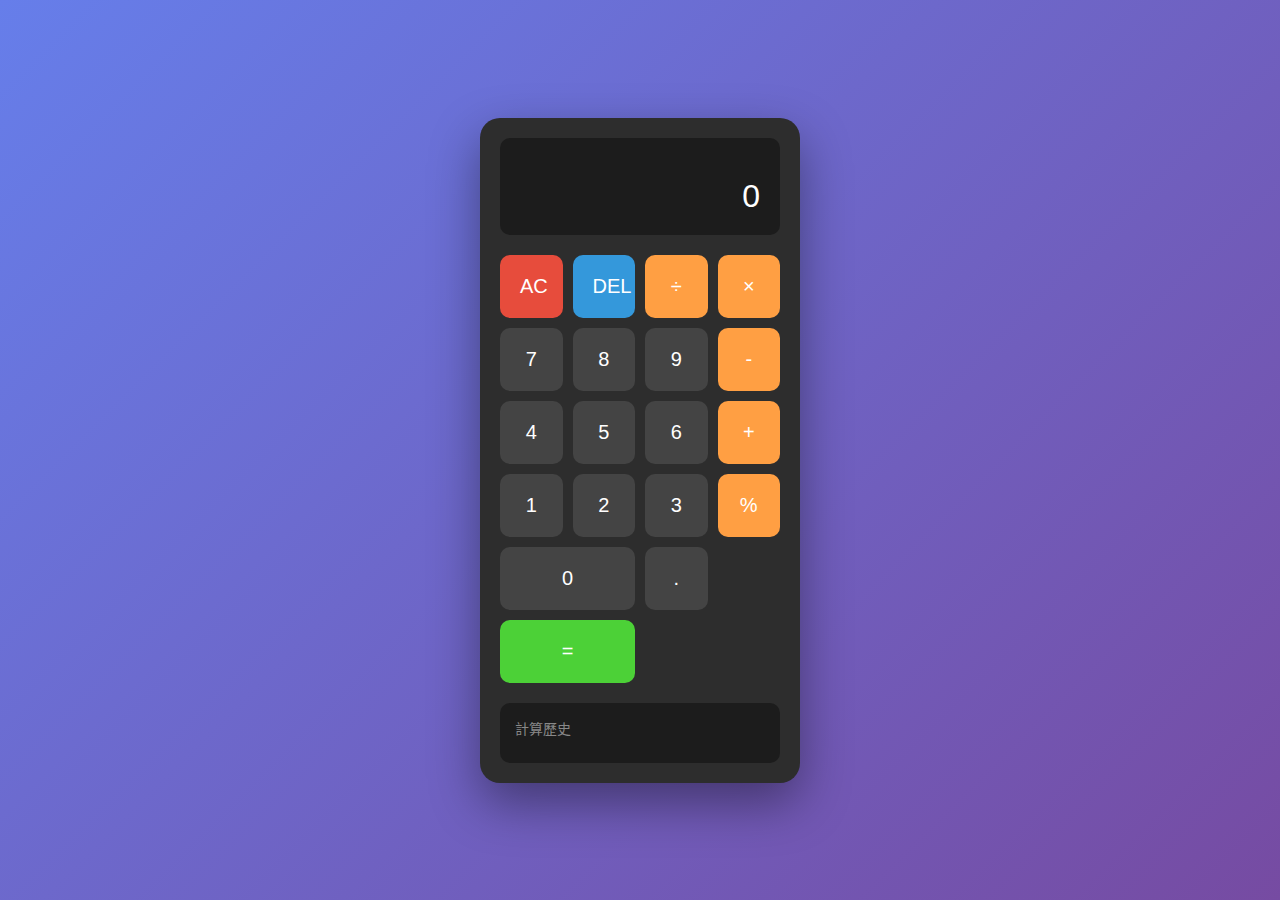
<file: index.html>
<!DOCTYPE html>
<html lang="zh-TW">
<head>
    <meta charset="UTF-8">
    <meta name="viewport" content="width=device-width, initial-scale=1.0">
    <title>計算機</title>
    <style>
        * {
            margin: 0;
            padding: 0;
            box-sizing: border-box;
        }

        body {
            font-family: -apple-system, BlinkMacSystemFont, 'Segoe UI', Roboto, sans-serif;
            background: linear-gradient(135deg, #667eea 0%, #764ba2 100%);
            min-height: 100vh;
            display: flex;
            align-items: center;
            justify-content: center;
            padding: 20px;
        }

        .calculator {
            background: #2d2d2d;
            border-radius: 20px;
            padding: 20px;
            box-shadow: 0 20px 50px rgba(0, 0, 0, 0.4);
            width: 100%;
            max-width: 320px;
        }

        .display {
            background: #1c1c1c;
            border-radius: 10px;
            padding: 20px;
            margin-bottom: 20px;
            text-align: right;
            min-height: 80px;
            display: flex;
            flex-direction: column;
            justify-content: space-between;
        }

        .previous-operand {
            color: #888;
            font-size: 14px;
            min-height: 20px;
            word-wrap: break-word;
            word-break: break-all;
        }

        .current-operand {
            color: #fff;
            font-size: 32px;
            font-weight: 300;
            word-wrap: break-word;
            word-break: break-all;
        }

        .buttons {
            display: grid;
            grid-template-columns: repeat(4, 1fr);
            gap: 10px;
        }

        button {
            border: none;
            border-radius: 10px;
            padding: 20px;
            font-size: 20px;
            font-weight: 500;
            cursor: pointer;
            transition: all 0.2s ease;
            outline: none;
            position: relative;
            overflow: hidden;
        }

        button:before {
            content: '';
            position: absolute;
            top: 50%;
            left: 50%;
            width: 0;
            height: 0;
            border-radius: 50%;
            background: rgba(255, 255, 255, 0.2);
            transform: translate(-50%, -50%);
            transition: width 0.6s, height 0.6s;
        }

        button:active:before {
            width: 300px;
            height: 300px;
        }

        button:hover {
            transform: translateY(-2px);
        }

        button:active {
            transform: translateY(0);
        }

        .number {
            background: #444;
            color: #fff;
        }

        .number:hover {
            background: #555;
        }

        .operator {
            background: #ff9f43;
            color: #fff;
        }

        .operator:hover {
            background: #ffb266;
        }

        .equals {
            background: #4cd137;
            color: #fff;
            grid-column: span 2;
        }

        .equals:hover {
            background: #5ce84f;
        }

        .clear {
            background: #e74c3c;
            color: #fff;
        }

        .clear:hover {
            background: #ec6f5f;
        }

        .delete {
            background: #3498db;
            color: #fff;
        }

        .delete:hover {
            background: #5aade5;
        }

        .zero {
            grid-column: span 2;
        }

        .history {
            margin-top: 20px;
            background: #1c1c1c;
            border-radius: 10px;
            padding: 15px;
            max-height: 150px;
            overflow-y: auto;
        }

        .history h3 {
            color: #888;
            font-size: 14px;
            margin-bottom: 10px;
            font-weight: normal;
        }

        .history-item {
            color: #ccc;
            font-size: 12px;
            padding: 5px 0;
            border-bottom: 1px solid #333;
        }

        .history-item:last-child {
            border-bottom: none;
        }

        .history::-webkit-scrollbar {
            width: 6px;
        }

        .history::-webkit-scrollbar-track {
            background: #2d2d2d;
            border-radius: 3px;
        }

        .history::-webkit-scrollbar-thumb {
            background: #555;
            border-radius: 3px;
        }

        .history::-webkit-scrollbar-thumb:hover {
            background: #666;
        }

        @media (max-width: 400px) {
            .calculator {
                padding: 15px;
            }
            
            button {
                padding: 15px;
                font-size: 18px;
            }
            
            .current-operand {
                font-size: 24px;
            }
        }
    </style>
</head>
<body>
    <div class="calculator">
        <div class="display">
            <div class="previous-operand" id="previousOperand"></div>
            <div class="current-operand" id="currentOperand">0</div>
        </div>
        
        <div class="buttons">
            <button class="clear" onclick="calculator.clear()">AC</button>
            <button class="delete" onclick="calculator.delete()">DEL</button>
            <button class="operator" onclick="calculator.chooseOperation('÷')">÷</button>
            <button class="operator" onclick="calculator.chooseOperation('×')">×</button>
            
            <button class="number" onclick="calculator.appendNumber('7')">7</button>
            <button class="number" onclick="calculator.appendNumber('8')">8</button>
            <button class="number" onclick="calculator.appendNumber('9')">9</button>
            <button class="operator" onclick="calculator.chooseOperation('-')">-</button>
            
            <button class="number" onclick="calculator.appendNumber('4')">4</button>
            <button class="number" onclick="calculator.appendNumber('5')">5</button>
            <button class="number" onclick="calculator.appendNumber('6')">6</button>
            <button class="operator" onclick="calculator.chooseOperation('+')">+</button>
            
            <button class="number" onclick="calculator.appendNumber('1')">1</button>
            <button class="number" onclick="calculator.appendNumber('2')">2</button>
            <button class="number" onclick="calculator.appendNumber('3')">3</button>
            <button class="operator" onclick="calculator.chooseOperation('%')">%</button>
            
            <button class="number zero" onclick="calculator.appendNumber('0')">0</button>
            <button class="number" onclick="calculator.appendNumber('.')">.</button>
            <button class="equals" onclick="calculator.compute()">=</button>
        </div>
        
        <div class="history" id="history">
            <h3>計算歷史</h3>
            <div id="historyList"></div>
        </div>
    </div>

    <script>
        class Calculator {
            constructor(previousOperandElement, currentOperandElement, historyElement) {
                this.previousOperandElement = previousOperandElement;
                this.currentOperandElement = currentOperandElement;
                this.historyElement = historyElement;
                this.history = [];
                this.clear();
            }

            clear() {
                this.currentOperand = '0';
                this.previousOperand = '';
                this.operation = undefined;
                this.shouldResetScreen = false;
                this.updateDisplay();
            }

            delete() {
                if (this.currentOperand === '0') return;
                if (this.currentOperand.length === 1) {
                    this.currentOperand = '0';
                } else {
                    this.currentOperand = this.currentOperand.slice(0, -1);
                }
                this.updateDisplay();
            }

            appendNumber(number) {
                if (this.shouldResetScreen) {
                    this.currentOperand = '0';
                    this.shouldResetScreen = false;
                }
                
                if (number === '.' && this.currentOperand.includes('.')) return;
                if (this.currentOperand === '0' && number !== '.') {
                    this.currentOperand = number;
                } else {
                    this.currentOperand = this.currentOperand + number;
                }
                
                if (this.currentOperand.length > 15) {
                    this.currentOperand = this.currentOperand.slice(0, 15);
                }
                
                this.updateDisplay();
            }

            chooseOperation(operation) {
                if (this.currentOperand === '') return;
                if (this.previousOperand !== '') {
                    this.compute(false);
                }
                this.operation = operation;
                this.previousOperand = this.currentOperand;
                this.currentOperand = '0';
                this.updateDisplay();
            }

            compute(addToHistory = true) {
                let computation;
                const prev = parseFloat(this.previousOperand);
                const current = parseFloat(this.currentOperand);
                
                if (isNaN(prev) || isNaN(current)) return;
                
                const equation = `${this.previousOperand} ${this.operation} ${this.currentOperand}`;
                
                switch (this.operation) {
                    case '+':
                        computation = prev + current;
                        break;
                    case '-':
                        computation = prev - current;
                        break;
                    case '×':
                        computation = prev * current;
                        break;
                    case '÷':
                        if (current === 0) {
                            alert('不能除以零！');
                            return;
                        }
                        computation = prev / current;
                        break;
                    case '%':
                        computation = prev % current;
                        break;
                    default:
                        return;
                }
                
                this.currentOperand = this.formatNumber(computation);
                
                if (addToHistory) {
                    this.addToHistory(`${equation} = ${this.currentOperand}`);
                }
                
                this.operation = undefined;
                this.previousOperand = '';
                this.shouldResetScreen = true;
                this.updateDisplay();
            }

            formatNumber(number) {
                if (Math.abs(number) < 0.000001 && number !== 0) {
                    return number.toExponential(6);
                }
                
                const rounded = Math.round(number * 100000000) / 100000000;
                
                if (Math.abs(rounded) >= 1e15) {
                    return rounded.toExponential(6);
                }
                
                return rounded.toString();
            }

            addToHistory(calculation) {
                this.history.unshift(calculation);
                if (this.history.length > 10) {
                    this.history.pop();
                }
                this.updateHistory();
            }

            updateHistory() {
                this.historyElement.innerHTML = '';
                this.history.forEach(item => {
                    const div = document.createElement('div');
                    div.className = 'history-item';
                    div.textContent = item;
                    this.historyElement.appendChild(div);
                });
            }

            updateDisplay() {
                this.currentOperandElement.textContent = this.currentOperand;
                if (this.operation != null) {
                    this.previousOperandElement.textContent = 
                        `${this.previousOperand} ${this.operation}`;
                } else {
                    this.previousOperandElement.textContent = this.previousOperand;
                }
            }
        }

        const previousOperandElement = document.getElementById('previousOperand');
        const currentOperandElement = document.getElementById('currentOperand');
        const historyElement = document.getElementById('historyList');
        
        const calculator = new Calculator(previousOperandElement, currentOperandElement, historyElement);

        // 鍵盤支援
        document.addEventListener('keydown', (e) => {
            if (e.key >= '0' && e.key <= '9') {
                calculator.appendNumber(e.key);
            } else if (e.key === '.') {
                calculator.appendNumber('.');
            } else if (e.key === '+' || e.key === '-') {
                calculator.chooseOperation(e.key);
            } else if (e.key === '*') {
                calculator.chooseOperation('×');
            } else if (e.key === '/') {
                e.preventDefault();
                calculator.chooseOperation('÷');
            } else if (e.key === '%') {
                calculator.chooseOperation('%');
            } else if (e.key === 'Enter' || e.key === '=') {
                calculator.compute();
            } else if (e.key === 'Escape') {
                calculator.clear();
            } else if (e.key === 'Backspace') {
                calculator.delete();
            }
        });

        // 防止輸入時頁面滾動
        document.addEventListener('keydown', (e) => {
            if (['ArrowUp', 'ArrowDown', 'ArrowLeft', 'ArrowRight', ' '].includes(e.key)) {
                e.preventDefault();
            }
        });
    </script>
</body>
</html>
</file>
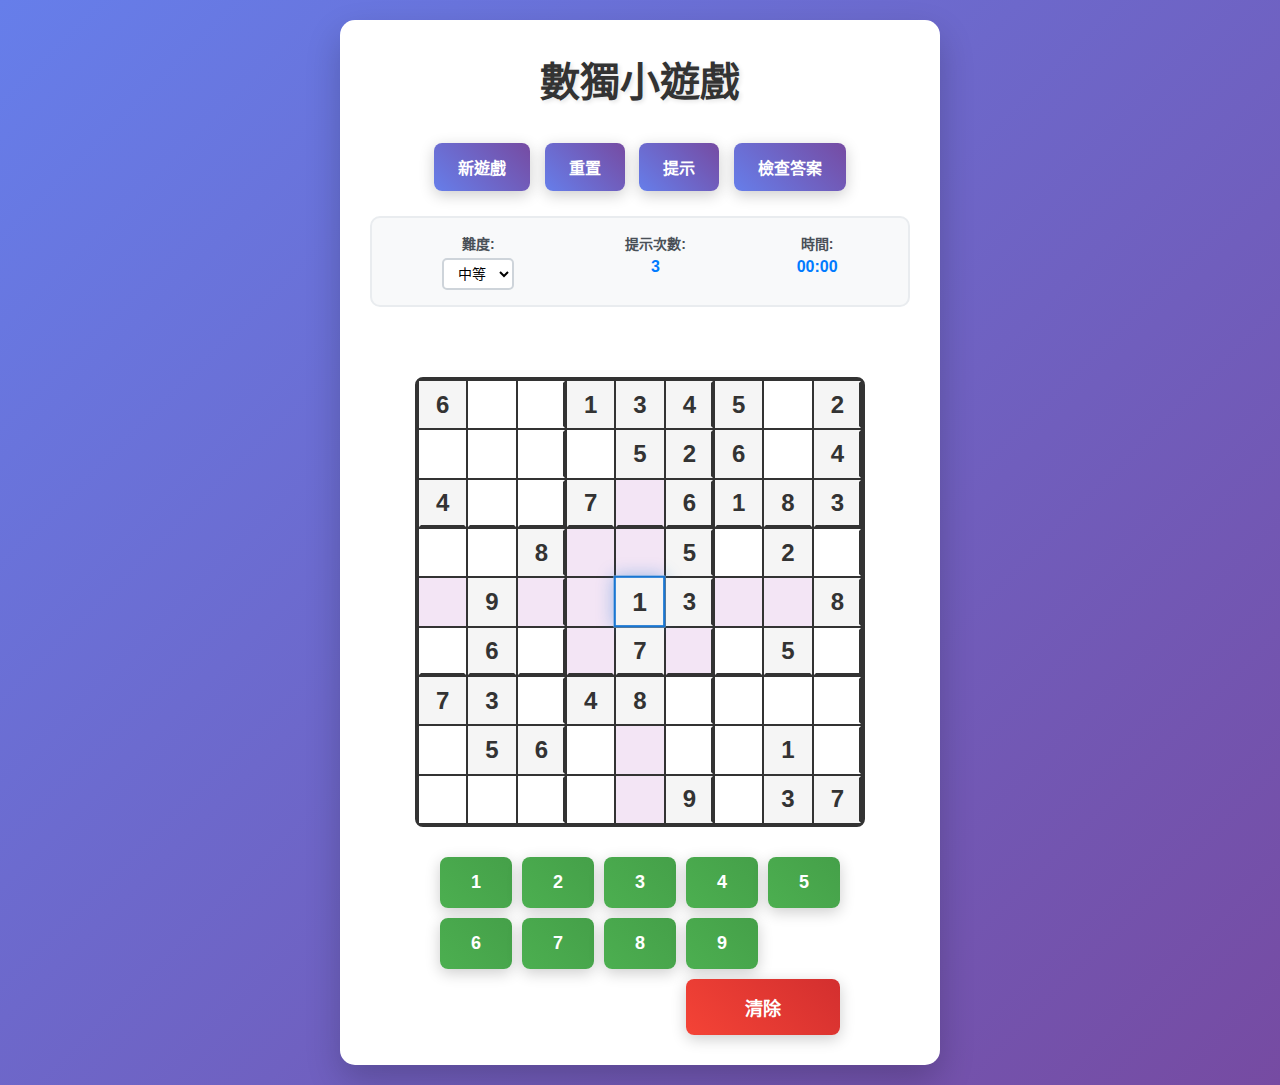
<file: demo2/index.html>
<!DOCTYPE html>
<html lang="zh-TW">
<head>
    <meta charset="UTF-8">
    <meta name="viewport" content="width=device-width, initial-scale=1.0">
    <title>數獨小遊戲</title>
    <link rel="stylesheet" href="style.css">
</head>
<body>
    <div class="container">
        <h1>數獨小遊戲</h1>
        
        <div class="game-controls">
            <button id="new-game" class="btn">新遊戲</button>
            <button id="reset-game" class="btn">重置</button>
            <button id="hint-btn" class="btn">提示</button>
            <button id="check-solution" class="btn">檢查答案</button>
        </div>
        
        <div class="game-info">
            <div class="info-item">
                <span class="label">難度:</span>
                <select id="difficulty" class="difficulty-select">
                    <option value="easy">簡單</option>
                    <option value="medium" selected>中等</option>
                    <option value="hard">困難</option>
                </select>
            </div>
            <div class="info-item">
                <span class="label">提示次數:</span>
                <span id="hint-count">3</span>
            </div>
            <div class="info-item">
                <span class="label">時間:</span>
                <span id="timer">00:00</span>
            </div>
        </div>
        
        <div class="game-status">
            <div id="message" class="message"></div>
        </div>
        
        <div class="sudoku-board" id="sudoku-board">
            <!-- 9x9 grid will be generated by JavaScript -->
        </div>
        
        <div class="number-pad">
            <button class="number-btn" data-number="1">1</button>
            <button class="number-btn" data-number="2">2</button>
            <button class="number-btn" data-number="3">3</button>
            <button class="number-btn" data-number="4">4</button>
            <button class="number-btn" data-number="5">5</button>
            <button class="number-btn" data-number="6">6</button>
            <button class="number-btn" data-number="7">7</button>
            <button class="number-btn" data-number="8">8</button>
            <button class="number-btn" data-number="9">9</button>
            <button class="number-btn" data-number="0">清除</button>
        </div>
    </div>
    
    <script src="script.js"></script>
</body>
</html>
</file>
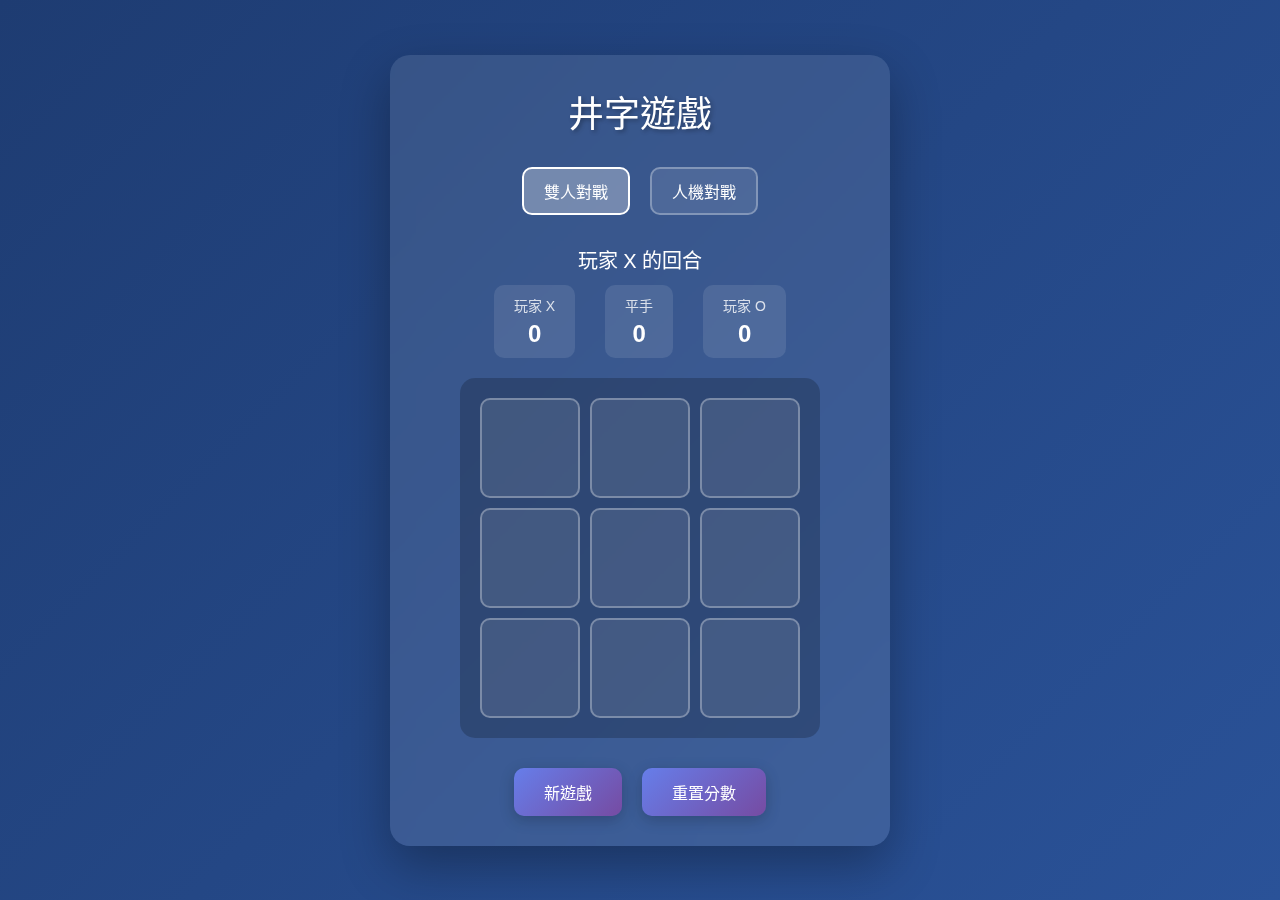
<file: tic-tac-toe/index.html>
<!DOCTYPE html>
<html lang="zh-TW">
<head>
    <meta charset="UTF-8">
    <meta name="viewport" content="width=device-width, initial-scale=1.0">
    <title>井字遊戲</title>
    <style>
        * {
            margin: 0;
            padding: 0;
            box-sizing: border-box;
        }

        body {
            font-family: -apple-system, BlinkMacSystemFont, 'Segoe UI', Roboto, sans-serif;
            background: linear-gradient(135deg, #1e3c72 0%, #2a5298 100%);
            min-height: 100vh;
            display: flex;
            align-items: center;
            justify-content: center;
            color: #fff;
            padding: 20px;
        }

        .game-container {
            background: rgba(255, 255, 255, 0.1);
            backdrop-filter: blur(10px);
            border-radius: 20px;
            padding: 30px;
            box-shadow: 0 20px 50px rgba(0, 0, 0, 0.3);
            max-width: 500px;
            width: 100%;
        }

        h1 {
            text-align: center;
            margin-bottom: 30px;
            font-size: 36px;
            font-weight: 300;
            text-shadow: 2px 2px 4px rgba(0, 0, 0, 0.3);
        }

        .game-mode {
            display: flex;
            justify-content: center;
            gap: 20px;
            margin-bottom: 30px;
        }

        .mode-btn {
            padding: 10px 20px;
            border: 2px solid rgba(255, 255, 255, 0.3);
            background: rgba(255, 255, 255, 0.1);
            color: #fff;
            border-radius: 10px;
            cursor: pointer;
            transition: all 0.3s ease;
            font-size: 16px;
        }

        .mode-btn:hover {
            background: rgba(255, 255, 255, 0.2);
            transform: translateY(-2px);
        }

        .mode-btn.active {
            background: rgba(255, 255, 255, 0.3);
            border-color: #fff;
        }

        .game-info {
            text-align: center;
            margin-bottom: 20px;
        }

        .status {
            font-size: 20px;
            margin-bottom: 10px;
            min-height: 30px;
        }

        .score-board {
            display: flex;
            justify-content: center;
            gap: 30px;
            margin-bottom: 20px;
            font-size: 18px;
        }

        .score {
            display: flex;
            flex-direction: column;
            align-items: center;
            padding: 10px 20px;
            background: rgba(255, 255, 255, 0.1);
            border-radius: 10px;
        }

        .score-label {
            font-size: 14px;
            opacity: 0.8;
            margin-bottom: 5px;
        }

        .score-value {
            font-size: 24px;
            font-weight: bold;
        }

        .board {
            display: grid;
            grid-template-columns: repeat(3, 1fr);
            gap: 10px;
            max-width: 360px;
            margin: 0 auto 30px;
            padding: 20px;
            background: rgba(0, 0, 0, 0.2);
            border-radius: 15px;
        }

        .cell {
            aspect-ratio: 1;
            background: rgba(255, 255, 255, 0.1);
            border: 2px solid rgba(255, 255, 255, 0.3);
            border-radius: 10px;
            font-size: 48px;
            font-weight: bold;
            cursor: pointer;
            transition: all 0.3s ease;
            display: flex;
            align-items: center;
            justify-content: center;
            position: relative;
            overflow: hidden;
        }

        .cell:hover:not(.taken) {
            background: rgba(255, 255, 255, 0.2);
            transform: scale(1.05);
        }

        .cell.taken {
            cursor: not-allowed;
        }

        .cell.winner {
            animation: winnerPulse 0.5s ease-in-out;
            background: rgba(76, 209, 55, 0.3);
        }

        @keyframes winnerPulse {
            0% { transform: scale(1); }
            50% { transform: scale(1.1); }
            100% { transform: scale(1); }
        }

        .cell.x {
            color: #ff6b6b;
            text-shadow: 2px 2px 4px rgba(0, 0, 0, 0.5);
        }

        .cell.o {
            color: #4ecdc4;
            text-shadow: 2px 2px 4px rgba(0, 0, 0, 0.5);
        }

        .cell::before {
            content: '';
            position: absolute;
            top: 50%;
            left: 50%;
            width: 0;
            height: 0;
            background: radial-gradient(circle, rgba(255, 255, 255, 0.3) 0%, transparent 70%);
            transform: translate(-50%, -50%);
            transition: all 0.5s ease;
        }

        .cell.taken::before {
            width: 100%;
            height: 100%;
        }

        .controls {
            display: flex;
            justify-content: center;
            gap: 20px;
        }

        .btn {
            padding: 12px 30px;
            border: none;
            background: linear-gradient(135deg, #667eea 0%, #764ba2 100%);
            color: #fff;
            border-radius: 10px;
            font-size: 16px;
            cursor: pointer;
            transition: all 0.3s ease;
            box-shadow: 0 4px 15px rgba(0, 0, 0, 0.2);
        }

        .btn:hover {
            transform: translateY(-2px);
            box-shadow: 0 6px 20px rgba(0, 0, 0, 0.3);
        }

        .btn:active {
            transform: translateY(0);
        }

        .difficulty {
            display: none;
            justify-content: center;
            gap: 10px;
            margin-bottom: 20px;
        }

        .difficulty.show {
            display: flex;
        }

        .difficulty-btn {
            padding: 8px 16px;
            border: 1px solid rgba(255, 255, 255, 0.3);
            background: rgba(255, 255, 255, 0.1);
            color: #fff;
            border-radius: 8px;
            cursor: pointer;
            transition: all 0.3s ease;
            font-size: 14px;
        }

        .difficulty-btn:hover {
            background: rgba(255, 255, 255, 0.2);
        }

        .difficulty-btn.active {
            background: rgba(255, 255, 255, 0.3);
            border-color: #fff;
        }

        @media (max-width: 480px) {
            .game-container {
                padding: 20px;
            }
            
            h1 {
                font-size: 28px;
            }
            
            .cell {
                font-size: 36px;
            }
            
            .board {
                gap: 8px;
                padding: 15px;
            }
        }
    </style>
</head>
<body>
    <div class="game-container">
        <h1>井字遊戲</h1>
        
        <div class="game-mode">
            <button class="mode-btn active" onclick="game.setMode('pvp')">雙人對戰</button>
            <button class="mode-btn" onclick="game.setMode('pvc')">人機對戰</button>
        </div>
        
        <div class="difficulty" id="difficulty">
            <button class="difficulty-btn active" onclick="game.setDifficulty('easy')">簡單</button>
            <button class="difficulty-btn" onclick="game.setDifficulty('medium')">中等</button>
            <button class="difficulty-btn" onclick="game.setDifficulty('hard')">困難</button>
        </div>
        
        <div class="game-info">
            <div class="status" id="status">玩家 X 的回合</div>
            
            <div class="score-board">
                <div class="score">
                    <div class="score-label" id="player1Label">玩家 X</div>
                    <div class="score-value" id="player1Score">0</div>
                </div>
                <div class="score">
                    <div class="score-label">平手</div>
                    <div class="score-value" id="drawScore">0</div>
                </div>
                <div class="score">
                    <div class="score-label" id="player2Label">玩家 O</div>
                    <div class="score-value" id="player2Score">0</div>
                </div>
            </div>
        </div>
        
        <div class="board" id="board">
            <div class="cell" data-index="0"></div>
            <div class="cell" data-index="1"></div>
            <div class="cell" data-index="2"></div>
            <div class="cell" data-index="3"></div>
            <div class="cell" data-index="4"></div>
            <div class="cell" data-index="5"></div>
            <div class="cell" data-index="6"></div>
            <div class="cell" data-index="7"></div>
            <div class="cell" data-index="8"></div>
        </div>
        
        <div class="controls">
            <button class="btn" onclick="game.reset()">新遊戲</button>
            <button class="btn" onclick="game.resetScores()">重置分數</button>
        </div>
    </div>

    <script>
        class TicTacToe {
            constructor() {
                this.board = Array(9).fill('');
                this.currentPlayer = 'X';
                this.gameActive = true;
                this.mode = 'pvp';
                this.difficulty = 'easy';
                this.scores = { X: 0, O: 0, draw: 0 };
                this.winningConditions = [
                    [0, 1, 2], [3, 4, 5], [6, 7, 8],
                    [0, 3, 6], [1, 4, 7], [2, 5, 8],
                    [0, 4, 8], [2, 4, 6]
                ];
                this.init();
            }

            init() {
                const cells = document.querySelectorAll('.cell');
                cells.forEach(cell => {
                    cell.addEventListener('click', this.handleCellClick.bind(this));
                });
                this.updateStatus(`玩家 ${this.currentPlayer} 的回合`);
            }

            handleCellClick(e) {
                const cell = e.target;
                const index = parseInt(cell.dataset.index);
                
                if (this.board[index] !== '' || !this.gameActive) return;
                
                this.makeMove(index);
                
                if (this.mode === 'pvc' && this.gameActive && this.currentPlayer === 'O') {
                    setTimeout(() => this.makeAIMove(), 500);
                }
            }

            makeMove(index) {
                this.board[index] = this.currentPlayer;
                this.updateCell(index);
                
                if (this.checkWin()) {
                    this.endGame(false);
                } else if (this.checkDraw()) {
                    this.endGame(true);
                } else {
                    this.switchPlayer();
                }
            }

            makeAIMove() {
                let index;
                
                if (this.difficulty === 'easy') {
                    index = this.getRandomMove();
                } else if (this.difficulty === 'medium') {
                    index = Math.random() < 0.5 ? this.getBestMove() : this.getRandomMove();
                } else {
                    index = this.getBestMove();
                }
                
                if (index !== -1) {
                    this.makeMove(index);
                }
            }

            getRandomMove() {
                const availableMoves = this.board
                    .map((cell, index) => cell === '' ? index : null)
                    .filter(val => val !== null);
                
                if (availableMoves.length === 0) return -1;
                
                return availableMoves[Math.floor(Math.random() * availableMoves.length)];
            }

            getBestMove() {
                let bestScore = -Infinity;
                let bestMove = -1;
                
                for (let i = 0; i < 9; i++) {
                    if (this.board[i] === '') {
                        this.board[i] = 'O';
                        let score = this.minimax(0, false);
                        this.board[i] = '';
                        
                        if (score > bestScore) {
                            bestScore = score;
                            bestMove = i;
                        }
                    }
                }
                
                return bestMove;
            }

            minimax(depth, isMaximizing) {
                const result = this.checkWinner();
                
                if (result === 'X') return -10;
                if (result === 'O') return 10;
                if (result === 'draw') return 0;
                
                if (isMaximizing) {
                    let bestScore = -Infinity;
                    for (let i = 0; i < 9; i++) {
                        if (this.board[i] === '') {
                            this.board[i] = 'O';
                            let score = this.minimax(depth + 1, false);
                            this.board[i] = '';
                            bestScore = Math.max(score, bestScore);
                        }
                    }
                    return bestScore;
                } else {
                    let bestScore = Infinity;
                    for (let i = 0; i < 9; i++) {
                        if (this.board[i] === '') {
                            this.board[i] = 'X';
                            let score = this.minimax(depth + 1, true);
                            this.board[i] = '';
                            bestScore = Math.min(score, bestScore);
                        }
                    }
                    return bestScore;
                }
            }

            checkWinner() {
                for (let condition of this.winningConditions) {
                    const [a, b, c] = condition;
                    if (this.board[a] && this.board[a] === this.board[b] && this.board[a] === this.board[c]) {
                        return this.board[a];
                    }
                }
                
                if (!this.board.includes('')) return 'draw';
                return null;
            }

            checkWin() {
                for (let condition of this.winningConditions) {
                    const [a, b, c] = condition;
                    if (this.board[a] && this.board[a] === this.board[b] && this.board[a] === this.board[c]) {
                        this.highlightWinningCells(condition);
                        return true;
                    }
                }
                return false;
            }

            checkDraw() {
                return !this.board.includes('');
            }

            highlightWinningCells(condition) {
                condition.forEach(index => {
                    document.querySelector(`[data-index="${index}"]`).classList.add('winner');
                });
            }

            updateCell(index) {
                const cell = document.querySelector(`[data-index="${index}"]`);
                cell.textContent = this.currentPlayer;
                cell.classList.add('taken', this.currentPlayer.toLowerCase());
            }

            switchPlayer() {
                this.currentPlayer = this.currentPlayer === 'X' ? 'O' : 'X';
                const playerLabel = this.mode === 'pvc' && this.currentPlayer === 'O' ? '電腦' : `玩家 ${this.currentPlayer}`;
                this.updateStatus(`${playerLabel} 的回合`);
            }

            endGame(draw) {
                this.gameActive = false;
                
                if (draw) {
                    this.updateStatus('平手！');
                    this.scores.draw++;
                    document.getElementById('drawScore').textContent = this.scores.draw;
                } else {
                    const winner = this.mode === 'pvc' && this.currentPlayer === 'O' ? '電腦' : `玩家 ${this.currentPlayer}`;
                    this.updateStatus(`${winner} 獲勝！`);
                    this.scores[this.currentPlayer]++;
                    document.getElementById(`player${this.currentPlayer === 'X' ? '1' : '2'}Score`).textContent = this.scores[this.currentPlayer];
                }
            }

            updateStatus(message) {
                document.getElementById('status').textContent = message;
            }

            setMode(mode) {
                this.mode = mode;
                document.querySelectorAll('.mode-btn').forEach(btn => btn.classList.remove('active'));
                event.target.classList.add('active');
                
                if (mode === 'pvc') {
                    document.getElementById('difficulty').classList.add('show');
                    document.getElementById('player2Label').textContent = '電腦';
                } else {
                    document.getElementById('difficulty').classList.remove('show');
                    document.getElementById('player2Label').textContent = '玩家 O';
                }
                
                this.reset();
            }

            setDifficulty(difficulty) {
                this.difficulty = difficulty;
                document.querySelectorAll('.difficulty-btn').forEach(btn => btn.classList.remove('active'));
                event.target.classList.add('active');
            }

            reset() {
                this.board = Array(9).fill('');
                this.currentPlayer = 'X';
                this.gameActive = true;
                
                document.querySelectorAll('.cell').forEach(cell => {
                    cell.textContent = '';
                    cell.classList.remove('taken', 'x', 'o', 'winner');
                });
                
                this.updateStatus('玩家 X 的回合');
            }

            resetScores() {
                this.scores = { X: 0, O: 0, draw: 0 };
                document.getElementById('player1Score').textContent = '0';
                document.getElementById('player2Score').textContent = '0';
                document.getElementById('drawScore').textContent = '0';
                this.reset();
            }
        }

        const game = new TicTacToe();
    </script>
</body>
</html>
</file>
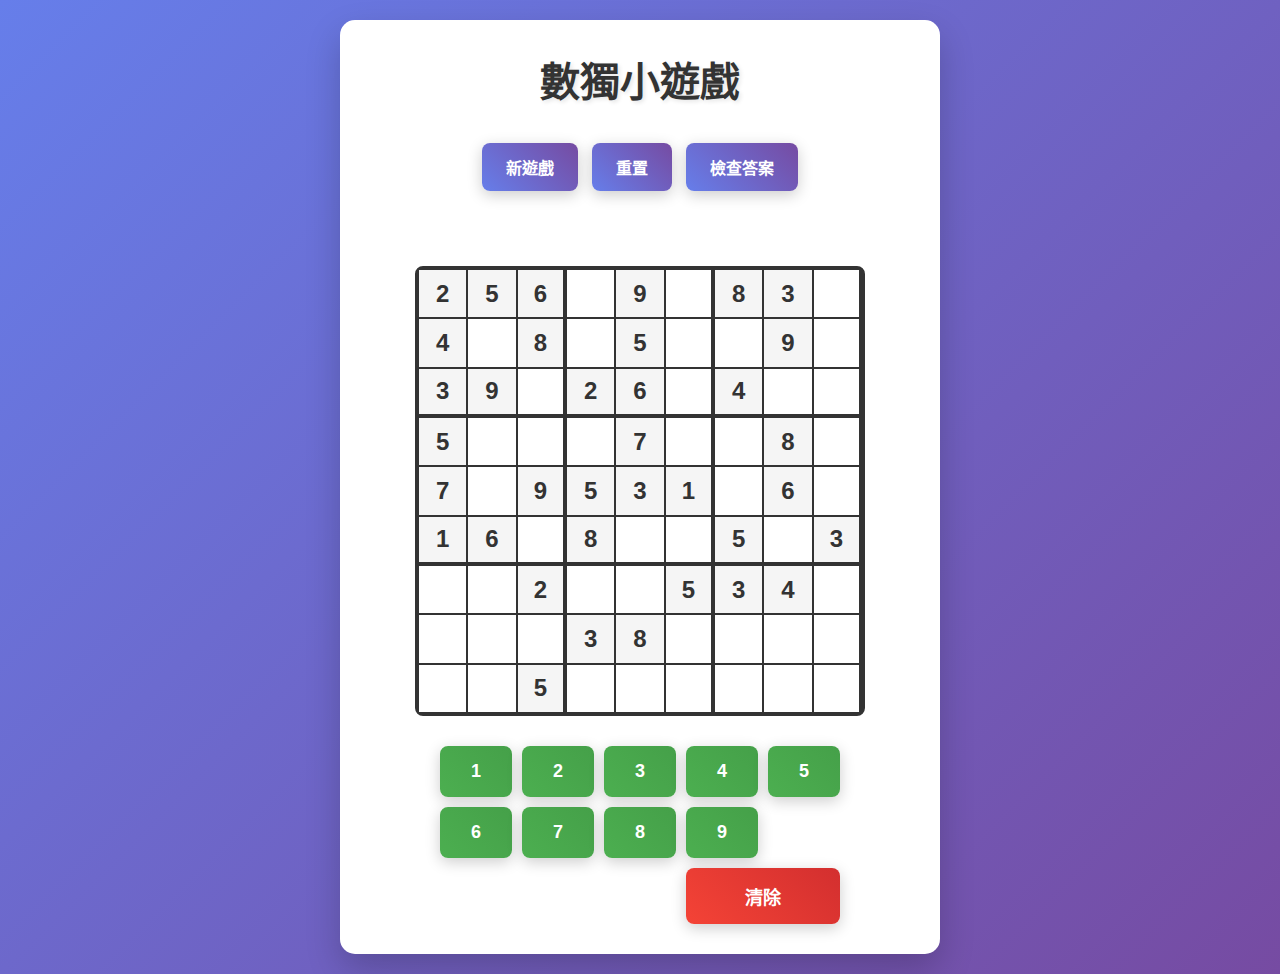
<file: demo2/sudoku.html>
<!DOCTYPE html>
<html lang="zh-TW">
<head>
    <meta charset="UTF-8">
    <meta name="viewport" content="width=device-width, initial-scale=1.0">
    <title>數獨小遊戲</title>
    <link rel="stylesheet" href="sudoku.css">
</head>
<body>
    <div class="container">
        <h1>數獨小遊戲</h1>
        
        <div class="game-controls">
            <button id="new-game" class="btn">新遊戲</button>
            <button id="reset-game" class="btn">重置</button>
            <button id="check-solution" class="btn">檢查答案</button>
        </div>
        
        <div class="game-status">
            <div id="message" class="message"></div>
        </div>
        
        <div class="sudoku-board" id="sudoku-board">
            <!-- 9x9 grid will be generated by JavaScript -->
        </div>
        
        <div class="number-pad">
            <button class="number-btn" data-number="1">1</button>
            <button class="number-btn" data-number="2">2</button>
            <button class="number-btn" data-number="3">3</button>
            <button class="number-btn" data-number="4">4</button>
            <button class="number-btn" data-number="5">5</button>
            <button class="number-btn" data-number="6">6</button>
            <button class="number-btn" data-number="7">7</button>
            <button class="number-btn" data-number="8">8</button>
            <button class="number-btn" data-number="9">9</button>
            <button class="number-btn" data-number="0">清除</button>
        </div>
    </div>
    
    <script src="sudoku.js"></script>
</body>
</html>
</file>
<file: demo2/style.css>
* {
    box-sizing: border-box;
    margin: 0;
    padding: 0;
}

body {
    font-family: 'Arial', sans-serif;
    background: linear-gradient(135deg, #667eea 0%, #764ba2 100%);
    min-height: 100vh;
    display: flex;
    justify-content: center;
    align-items: center;
    padding: 20px;
}

.container {
    background: white;
    border-radius: 15px;
    padding: 30px;
    box-shadow: 0 15px 35px rgba(0, 0, 0, 0.2);
    text-align: center;
    max-width: 600px;
    width: 100%;
}

h1 {
    color: #333;
    margin-bottom: 30px;
    font-size: 2.5em;
    text-shadow: 2px 2px 4px rgba(0, 0, 0, 0.1);
}

.game-controls {
    margin-bottom: 20px;
}

.game-info {
    display: flex;
    justify-content: space-around;
    margin-bottom: 20px;
    padding: 15px;
    background: #f8f9fa;
    border-radius: 10px;
    border: 2px solid #e9ecef;
}

.info-item {
    display: flex;
    flex-direction: column;
    align-items: center;
    gap: 5px;
}

.label {
    font-weight: bold;
    color: #495057;
    font-size: 14px;
}

.difficulty-select {
    padding: 5px 10px;
    border: 2px solid #ced4da;
    border-radius: 5px;
    background: white;
    font-size: 14px;
    cursor: pointer;
}

#hint-count, #timer {
    font-weight: bold;
    color: #007bff;
    font-size: 16px;
}

.btn {
    background: linear-gradient(45deg, #667eea, #764ba2);
    color: white;
    border: none;
    padding: 12px 24px;
    margin: 5px;
    border-radius: 8px;
    cursor: pointer;
    font-size: 16px;
    font-weight: bold;
    transition: all 0.3s ease;
    box-shadow: 0 4px 15px rgba(0, 0, 0, 0.2);
}

.btn:hover {
    transform: translateY(-2px);
    box-shadow: 0 6px 20px rgba(0, 0, 0, 0.3);
}

.btn:active {
    transform: translateY(0);
}

.game-status {
    margin-bottom: 20px;
    height: 30px;
}

.message {
    font-size: 18px;
    font-weight: bold;
    color: #333;
}

.message.success {
    color: #27ae60;
}

.message.error {
    color: #e74c3c;
}

.sudoku-board {
    display: grid;
    grid-template-columns: repeat(9, 1fr);
    grid-template-rows: repeat(9, 1fr);
    gap: 2px;
    background: #333;
    border: 4px solid #333;
    margin: 0 auto 30px;
    width: 450px;
    height: 450px;
    border-radius: 8px;
}

.sudoku-cell {
    background: white;
    display: flex;
    align-items: center;
    justify-content: center;
    font-size: 24px;
    font-weight: bold;
    cursor: pointer;
    transition: all 0.3s ease;
    user-select: none;
    position: relative;
    border: 2px solid transparent;
}

.sudoku-cell:hover {
    background: #f8f9fa;
    transform: scale(1.05);
    box-shadow: inset 0 0 10px rgba(0, 123, 255, 0.2);
}

.sudoku-cell.selected {
    background: #e3f2fd;
    color: #1976d2;
    border: 2px solid #1976d2;
    box-shadow: 0 0 15px rgba(25, 118, 210, 0.4);
    transform: scale(1.1);
}

.sudoku-cell.highlight-same {
    background: #fff3e0;
    color: #e65100;
}

.sudoku-cell.highlight-related {
    background: #f3e5f5;
}

.sudoku-cell.given {
    background: #f5f5f5;
    color: #333;
    cursor: default;
    font-weight: 900;
}

.sudoku-cell.given:hover {
    background: #f5f5f5;
    transform: none;
}

.sudoku-cell.error {
    background: #ffebee;
    color: #d32f2f;
    animation: shake 0.5s ease-in-out;
}

.sudoku-cell.correct-input {
    animation: pulse 0.6s ease-in-out;
}

@keyframes shake {
    0%, 100% { transform: translateX(0); }
    25% { transform: translateX(-5px); }
    75% { transform: translateX(5px); }
}

@keyframes pulse {
    0% { transform: scale(1); }
    50% { transform: scale(1.15); background: #e8f5e8; }
    100% { transform: scale(1); }
}

/* 3x3 區塊邊框 */
.sudoku-cell:nth-child(3n) {
    border-right: 2px solid #333;
}

.sudoku-cell:nth-child(n+19):nth-child(-n+27),
.sudoku-cell:nth-child(n+46):nth-child(-n+54) {
    border-bottom: 2px solid #333;
}

.number-pad {
    display: grid;
    grid-template-columns: repeat(5, 1fr);
    gap: 10px;
    max-width: 400px;
    margin: 0 auto;
}

.number-btn {
    background: linear-gradient(45deg, #4CAF50, #45a049);
    color: white;
    border: none;
    padding: 15px;
    border-radius: 8px;
    cursor: pointer;
    font-size: 18px;
    font-weight: bold;
    transition: all 0.3s ease;
    box-shadow: 0 4px 15px rgba(0, 0, 0, 0.2);
}

.number-btn:hover {
    transform: translateY(-2px);
    box-shadow: 0 6px 20px rgba(0, 0, 0, 0.3);
}

.number-btn:active {
    transform: translateY(0);
}

.number-btn[data-number="0"] {
    background: linear-gradient(45deg, #f44336, #d32f2f);
    grid-column: 4 / 6;
}

@media (max-width: 600px) {
    .container {
        padding: 15px;
        max-width: 95%;
    }
    
    h1 {
        font-size: 1.8em;
        margin-bottom: 20px;
    }
    
    .game-info {
        flex-direction: column;
        gap: 10px;
        padding: 10px;
    }
    
    .info-item {
        flex-direction: row;
        justify-content: space-between;
        width: 100%;
    }
    
    .sudoku-board {
        width: 300px;
        height: 300px;
        margin-bottom: 20px;
    }
    
    .sudoku-cell {
        font-size: 14px;
    }
    
    .number-pad {
        grid-template-columns: repeat(3, 1fr);
        gap: 8px;
    }
    
    .number-btn {
        padding: 12px;
        font-size: 16px;
    }
    
    .number-btn[data-number="0"] {
        grid-column: 2 / 4;
    }
    
    .btn {
        padding: 10px 16px;
        font-size: 14px;
        margin: 3px;
    }
}
</file>
<file: demo2/sudoku.css>
* {
    box-sizing: border-box;
    margin: 0;
    padding: 0;
}

body {
    font-family: 'Arial', sans-serif;
    background: linear-gradient(135deg, #667eea 0%, #764ba2 100%);
    min-height: 100vh;
    display: flex;
    justify-content: center;
    align-items: center;
    padding: 20px;
}

.container {
    background: white;
    border-radius: 15px;
    padding: 30px;
    box-shadow: 0 15px 35px rgba(0, 0, 0, 0.2);
    text-align: center;
    max-width: 600px;
    width: 100%;
}

h1 {
    color: #333;
    margin-bottom: 30px;
    font-size: 2.5em;
    text-shadow: 2px 2px 4px rgba(0, 0, 0, 0.1);
}

.game-controls {
    margin-bottom: 20px;
}

.btn {
    background: linear-gradient(45deg, #667eea, #764ba2);
    color: white;
    border: none;
    padding: 12px 24px;
    margin: 5px;
    border-radius: 8px;
    cursor: pointer;
    font-size: 16px;
    font-weight: bold;
    transition: all 0.3s ease;
    box-shadow: 0 4px 15px rgba(0, 0, 0, 0.2);
}

.btn:hover {
    transform: translateY(-2px);
    box-shadow: 0 6px 20px rgba(0, 0, 0, 0.3);
}

.btn:active {
    transform: translateY(0);
}

.game-status {
    margin-bottom: 20px;
    height: 30px;
}

.message {
    font-size: 18px;
    font-weight: bold;
    color: #333;
}

.message.success {
    color: #27ae60;
}

.message.error {
    color: #e74c3c;
}

.sudoku-board {
    display: grid;
    grid-template-columns: repeat(9, 1fr);
    grid-template-rows: repeat(9, 1fr);
    gap: 2px;
    background: #333;
    border: 4px solid #333;
    margin: 0 auto 30px;
    width: 450px;
    height: 450px;
    border-radius: 8px;
}

.sudoku-cell {
    background: white;
    display: flex;
    align-items: center;
    justify-content: center;
    font-size: 24px;
    font-weight: bold;
    cursor: pointer;
    transition: all 0.2s ease;
    user-select: none;
}

.sudoku-cell:hover {
    background: #f0f0f0;
}

.sudoku-cell.selected {
    background: #e3f2fd;
    color: #1976d2;
}

.sudoku-cell.given {
    background: #f5f5f5;
    color: #333;
    cursor: default;
}

.sudoku-cell.given:hover {
    background: #f5f5f5;
}

.sudoku-cell.error {
    background: #ffebee;
    color: #d32f2f;
}

/* 3x3 區塊邊框 */
.sudoku-cell:nth-child(3n) {
    border-right: 2px solid #333;
}

.sudoku-cell:nth-child(n+19):nth-child(-n+27),
.sudoku-cell:nth-child(n+46):nth-child(-n+54) {
    border-bottom: 2px solid #333;
}

.number-pad {
    display: grid;
    grid-template-columns: repeat(5, 1fr);
    gap: 10px;
    max-width: 400px;
    margin: 0 auto;
}

.number-btn {
    background: linear-gradient(45deg, #4CAF50, #45a049);
    color: white;
    border: none;
    padding: 15px;
    border-radius: 8px;
    cursor: pointer;
    font-size: 18px;
    font-weight: bold;
    transition: all 0.3s ease;
    box-shadow: 0 4px 15px rgba(0, 0, 0, 0.2);
}

.number-btn:hover {
    transform: translateY(-2px);
    box-shadow: 0 6px 20px rgba(0, 0, 0, 0.3);
}

.number-btn:active {
    transform: translateY(0);
}

.number-btn[data-number="0"] {
    background: linear-gradient(45deg, #f44336, #d32f2f);
    grid-column: 4 / 6;
}

@media (max-width: 600px) {
    .container {
        padding: 20px;
    }
    
    h1 {
        font-size: 2em;
    }
    
    .sudoku-board {
        width: 300px;
        height: 300px;
    }
    
    .sudoku-cell {
        font-size: 16px;
    }
    
    .number-pad {
        grid-template-columns: repeat(3, 1fr);
    }
    
    .number-btn[data-number="0"] {
        grid-column: 2 / 4;
    }
}
</file>
